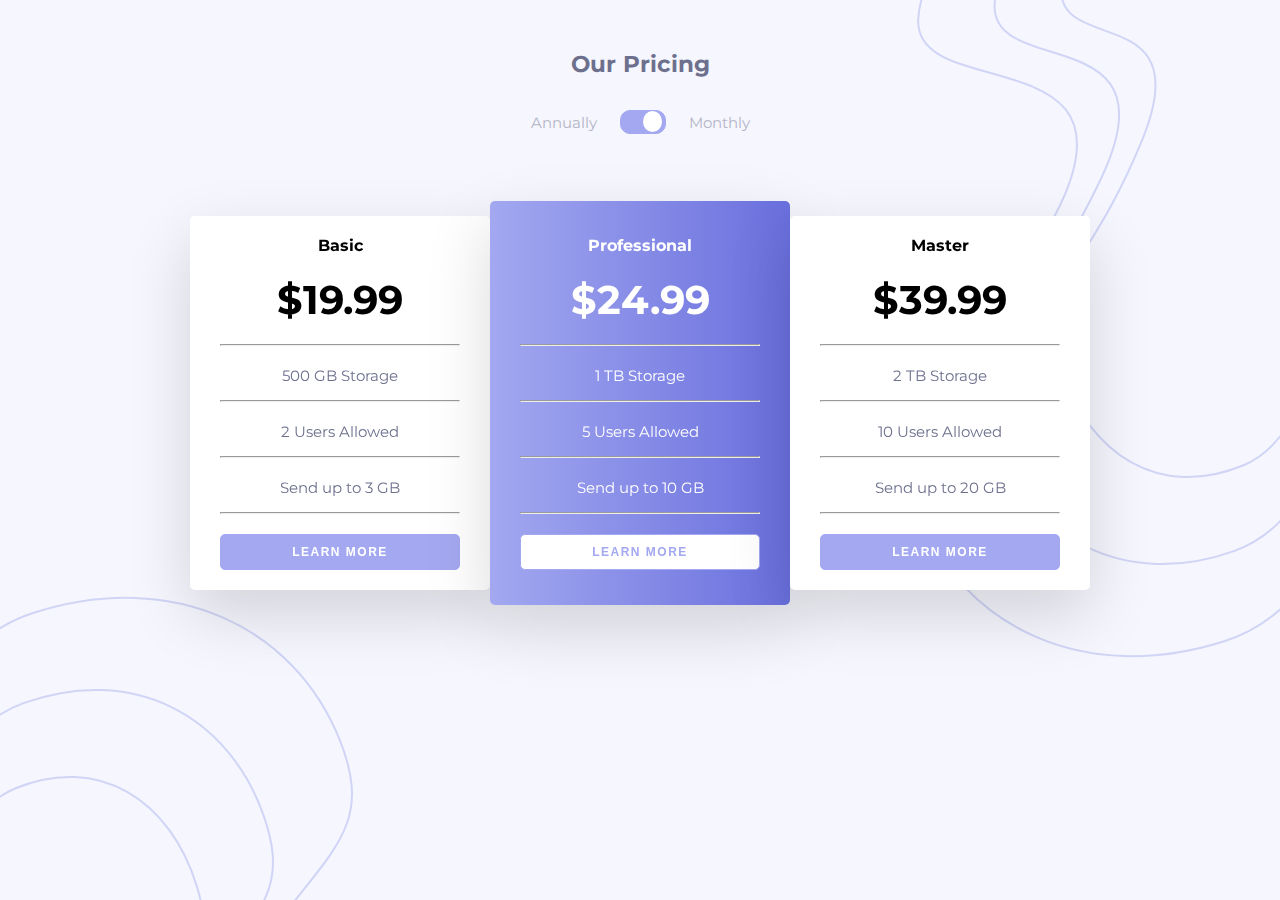
<file: index.html>
<!DOCTYPE html>
<html lang="en">
  <head>
    <meta charset="UTF-8">
    <meta name="viewport" content="width=device-width, initial-scale=1.0">
    <link rel="icon" type="image/png" sizes="32x32" href="./images/favicon-32x32.png">
    <link href="https://fonts.googleapis.com/css2?family=Montserrat:wght@700&display=swap" rel="stylesheet">
    <title>Frontend Mentor | Pricing-component-with toggle-master</title>
    <link rel="stylesheet" type="text/css" href="style1.css">
  </head>
    <body>
      <header>
        <h1>Our Pricing</h1>
      </header>
      <main>
        <table>
          <tr>
            <td>
              <span class="annually">Annually</span>
            </td>
            <td>
              <div class="toggle">
                <label for="test" class="toggle_label"> 
                  <input id="test" type="checkbox" class="toggle_input" />
                  <span class="toggle_pit">
                  <span class="toggle_knob"></span>
                  </span>
                </label>
              </div>
            </td>
            <td>
              <span class="monthly">Monthly</span>
            </td>
          </tr>
        </table>
        <input type="checkbox"  id="test" class="move" />
        <label  for="test" >
        <div class="container">
          <div class="reversible">
            <div class="container1 tile-front">
              <div class="container1-body">
                  <h2>Basic</h2>
                  <h3>&dollar;19.99</h3>
                  <hr>
                  <p>500 GB Storage</p>
                  <hr>
                  <p>2 Users Allowed</p>
                  <hr>
                  <p>Send up to 3 GB</p>
                  <hr>
                  <button class="btn btn-left">Learn More</button>
              </div>
            </div>
            <div class="container1 tile-back">
              <div class="container1-body">
                  <h2>Basic</h2>
                  <h3>&dollar;199.99</h3>
                  <hr>
                  <p>500 GB Storage</p>
                  <hr>
                  <p>2 Users Allowed</p>
                  <hr>
                  <p>Send up to 3 GB</p>
                  <hr>
                  <button class="btn btn-left">Learn More</button>
              </div>
            </div>
          </div>
          <div class="reversible">
            <div class="container2 tile-front">
              <div class="container2-body">
                <h2>Professional</h2>
                <h3>&dollar;24.99</h3>
                <hr>
                <p> 1 TB Storage</p>
                <hr>
                <p>5 Users Allowed</p>
                <hr>
                <p>Send up to 10 GB</p>
                <hr>
                <button class="btn btn-center">Learn More</button>
              </div>
            </div>
            <div class="container2 tile-back">
              <div class="container2-body">
                <h2>Professional</h2>
                <h3>&dollar;249.99</h3>
                <hr>
                <p> 1 TB Storage</p>
                <hr>
                <p>5 Users Allowed</p>
                <hr>
                <p>Send up to 10 GB</p>
                <hr>
                <button class="btn btn-center">Learn More</button>
              </div>
            </div>
          </div>
          <div class="reversible">
            <div class="container3 tile-front">
              <div class="container3-body">
                <h2>Master</h2>
                <h3>&dollar;39.99</h3>
                <hr>
                <p>2 TB Storage</p>
                <hr>
                <p>10 Users Allowed</p>
                <hr>
                <p>Send up to 20 GB</p>
                <hr>
                <button class="btn btn-right">Learn More</button>
              </div>
            </div>
            <div class="container3 tile-back">
              <div class="container3-body">
                <h2>Master</h2>
                <h3>&dollar;399.99</h3>
                <hr>
                <p>2 TB Storage</p>
                <hr>
                <p>10 Users Allowed</p>
                <hr>
                <p>Send up to 20 GB</p>
                <hr>
                <button class="btn btn-right">Learn More</button>
              </div>
            </div>
          </div>
        </div>
      </label>
    </main>
    <div role="contentinfo" class="attribution">
      Challenge by <a href="https://www.frontendmentor.io?ref=challenge" target="_blank">Frontend Mentor</a>. 
      Coded by <a href="#" aria-label="link to ">brian</a>.
    </div>
  </body>
</html>
</file>
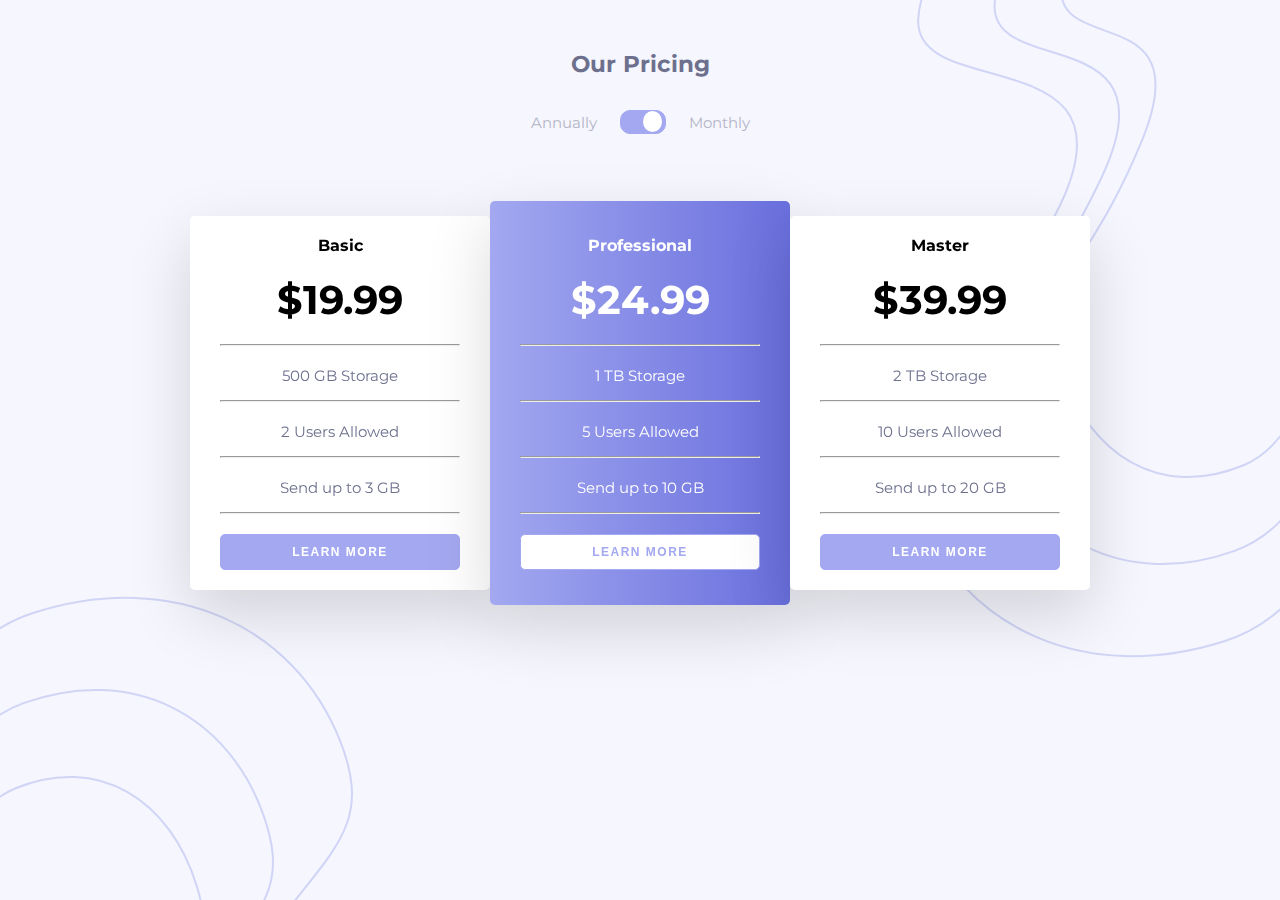
<file: index2.html>
<!DOCTYPE html>
<html lang="en">
  <head>
    <meta charset="UTF-8">
    <meta name="viewport" content="width=device-width, initial-scale=1.0">
    <link rel="icon" type="image/png" sizes="32x32" href="./images/favicon-32x32.png">
    <link href="https://fonts.googleapis.com/css2?family=Montserrat:wght@700&display=swap" rel="stylesheet">
    <title>Frontend Mentor | Pricing-component-with toggle-master</title>
    <link rel="stylesheet" type="text/css" href="style1.css">
  </head>
    <body>
      <header>
        <h1>Our Pricing</h1>
      </header>
      <main>
        <table>
          <tr>
            <td>
              <span class="annually">Annually</span>
            </td>
            <td>
              <div class="toggle">
                <label for="test" class="toggle_label"> 
                  <input id="test" type="checkbox" class="toggle_input" />
                  <span class="toggle_pit">
                  <span class="toggle_knob"></span>
                  </span>
                </label>
              </div>
            </td>
            <td>
              <span class="monthly">Monthly</span>
            </td>
          </tr>
        </table>
        <input type="checkbox"  id="test" class="move" />
        <label  for="test" >
        <div class="container">
          <div class="reversible">
            <div class="container1 tile-front">
              <div class="container1-body">
                  <h2>Basic</h2>
                  <h3>&dollar;19.99</h3>
                  <hr>
                  <p>500 GB Storage</p>
                  <hr>
                  <p>2 Users Allowed</p>
                  <hr>
                  <p>Send up to 3 GB</p>
                  <hr>
                  <button class="btn btn-left">Learn More</button>
              </div>
            </div>
            <div class="container1 tile-back">
              <div class="container1-body">
                  <h2>Basic</h2>
                  <h3>&dollar;199.99</h3>
                  <hr>
                  <p>500 GB Storage</p>
                  <hr>
                  <p>2 Users Allowed</p>
                  <hr>
                  <p>Send up to 3 GB</p>
                  <hr>
                  <button class="btn btn-left">Learn More</button>
              </div>
            </div>
          </div>
          <div class="reversible">
            <div class="container2 tile-front">
              <div class="container2-body">
                <h2>Professional</h2>
                <h3>&dollar;24.99</h3>
                <hr>
                <p> 1 TB Storage</p>
                <hr>
                <p>5 Users Allowed</p>
                <hr>
                <p>Send up to 10 GB</p>
                <hr>
                <button class="btn btn-center">Learn More</button>
              </div>
            </div>
            <div class="container2 tile-back">
              <div class="container2-body">
                <h2>Professional</h2>
                <h3>&dollar;249.99</h3>
                <hr>
                <p> 1 TB Storage</p>
                <hr>
                <p>5 Users Allowed</p>
                <hr>
                <p>Send up to 10 GB</p>
                <hr>
                <button class="btn btn-center">Learn More</button>
              </div>
            </div>
          </div>
          <div class="reversible">
            <div class="container3 tile-front">
              <div class="container3-body">
                <h2>Master</h2>
                <h3>&dollar;39.99</h3>
                <hr>
                <p>2 TB Storage</p>
                <hr>
                <p>10 Users Allowed</p>
                <hr>
                <p>Send up to 20 GB</p>
                <hr>
                <button class="btn btn-right">Learn More</button>
              </div>
            </div>
            <div class="container3 tile-back">
              <div class="container3-body">
                <h2>Master</h2>
                <h3>&dollar;399.99</h3>
                <hr>
                <p>2 TB Storage</p>
                <hr>
                <p>10 Users Allowed</p>
                <hr>
                <p>Send up to 20 GB</p>
                <hr>
                <button class="btn btn-right">Learn More</button>
              </div>
            </div>
          </div>
        </div>
      </label>
    </main>
    <div role="contentinfo" class="attribution">
      Challenge by <a href="https://www.frontendmentor.io?ref=challenge" target="_blank">Frontend Mentor</a>. 
      Coded by <a href="#" aria-label="link to ">brian</a>.
    </div>
  </body>
</html>
</file>
<file: style1.css>
* {
	margin: 0;
	padding: 0;
	box-sizing: border-box;
}
body {
	font-family: 'Montserrat', sans-serif;
	font-size: 15px;
	text-align: center;
  min-height: 100vh;
  background-color: hsl(240, 78%, 98%);
  background-image: url("./images/bg-top.svg"),
        url("./images/bg-bottom.svg");
  background-repeat: no-repeat;
  background-position: right top, left bottom;
}
h1 {
	padding-top: 50px;
	padding-bottom: 30px;
  font-size: 23px;
  color: hsl(233, 13%, 49%);
}
h2 {
  padding-bottom: 20px;
  font-size: 16px;
}
hr {
	width: 80%;
	margin-left: 10%;
	margin-bottom: 20px;
}
h3 {
  font-size: 40px;
  padding-bottom: 20px;
}
p {
  padding-bottom: 15px;
}
.container1 p,
.container3 p {
  color: hsl(233, 13%, 49%) ;
}
table {
	margin:  auto;
}
span {
  color: hsl(234, 14%, 74%);
}

/*****flipwithclick-css******/
label[for='test'] {
  display:block;
  -webkit-perspective: 800px;
  perspective: 800px;
}
input[type=checkbox] {
  opacity: 0;
  cursor: pointer;
}
input[type=checkbox]:checked ~ label .reversible {
  -webkit-transform: rotateY(180deg);
  transform: rotateY(180deg);
}
input[type=checkbox]:checked ~ .reversible {
      transform: rotateY(180deg);
      box-shadow: -5px 5px 5px #aaa;
}
.reversible {
    width: 300px;
    -webkit-transform-style: preserve-3d;
    transform-style: preserve-3d;
    -webkit-transition: transform 1s ease;
    transition: all 1s
}
.toggle {
    position: relative;
}
.toggle_pit {
  width: 46px;
  height: 24px;
  background-color: hsl(236, 72%, 79%);
  border: 1px solid hsl(236, 72%, 79%);
  border-radius: 10px;
  box-sizing: border-box;
  display: inline-block;
}
.toggle_knob {
  width: 19px;
  height: 21px;
  border-radius: 50%;
  background-color: #fff;
  display: inline-block;
  position: absolute;
}
.toggle_label {
  position: relative;
  line-height: 16px;
  display: inline-block;
  width: 48px;
  height: 24px;
  clip: rect(0 0 0 0);
  user-select: none;
  margin-left: 43%;
}
.toggle .toggle_input:checked ~ .toggle_pit {
  background-color: hsl(236, 72%, 79%);
  border: 1px solid hsl(236, 72%, 79%);
}
.toggle .toggle_input:checked ~ .toggle_pit .toggle_knob {
  left: 5px;
}
.toggle .toggle_input {
  display: none;
}
.move {
  margin-top: -1.49%;
  margin-left: -1.2%;
  position: absolute;
}
.monthly {
  margin-left: 40px;
}

/*******TILE INFO******/
.tile-front {
  z-index: 2;
}
.tile-back {
  -webkit-transform: rotateY( 180deg);
  transform: rotateY( 180deg);
}
/*******CONTAINER INFO*********/
.container {
	display: flex;
	margin-top: 80px;
	justify-content: center;
}
.btn {
	width: 80%;
	border-radius: 5px;
	padding: 10px 15px;
	text-transform: uppercase;
  color: #fff;
	background-color: hsl(236, 72%, 79%);
	border: 1px solid hsl(236, 72%, 79%);
	cursor: pointer;
  font-weight: bold;
  font-size: 12px;
  letter-spacing: 1.5px;
}
.btn-center {
  background-color: #fff;
  color: hsl(236, 72%, 79%);
}
.btn-center:hover {
  background-color: hsl(236, 72%, 79%);
  border: 1px solid #fff;
  color: #fff;
}
.btn-left:hover,
.btn-right:hover {
  background-color: #fff;
  color:hsl(236, 72%, 79%) ;
}
.container1 {
	width: 100%;
	border-radius: 5px;
	background-color: #fff;
	padding-top: 20px;
	padding-bottom: 20px;
	box-shadow: 0 1.5rem 4rem rgba(0, 0, 0, 0.15);
  backface-visibility: hidden;
	transition: all .8s ease;
	overflow: hidden;
	position: absolute;
}
.container2 {
	width: 100%;
	border-radius: 5px;
	margin-top: -30px;
	margin-bottom: -30px;
	box-shadow: 0 1.5rem 4rem rgba(0, 0, 0, 0.15);
  padding-top: 35px;
	margin-top: -15px;
	padding-bottom: 35px;
	color: #fff;
  backface-visibility: hidden;
	transition: all .8s ease;
	overflow: hidden;
	position: absolute;
  background-image: linear-gradient(
        to right,
        hsl(236, 72%, 79%),
        hsl(237, 63%, 64%)
    );
}
.container3 {
	width: 100%;
	border-radius: 5px;
	background-color: #fff;
	padding-top: 20px;
	padding-bottom: 20px;
	box-shadow: 0 1.5rem 4rem rgba(0, 0, 0, 0.15);
  backface-visibility: hidden;
	transition: all .8s ease;
	overflow: hidden;
	position: absolute;
}
.attribution { 
	font-size: 11px; 
	text-align: center; 
	margin-top: 2%;
}
.attribution a { 
	color: hsl(228, 45%, 44%); 
}

@media only screen and (max-width:  660px) {
 	    body {
        background-image: url("./images/bg-top.svg");
        background-position: 135% -45px;
        width: 375px;
    }
      .container {
 		    flex-direction: column;
 		}
 	    .move {
        margin-top: -4.50%;
        margin-left: -3%;
        position: absolute;
    }
      .reversible {
        margin:  0 auto 400px;
    }
  }
</file>
